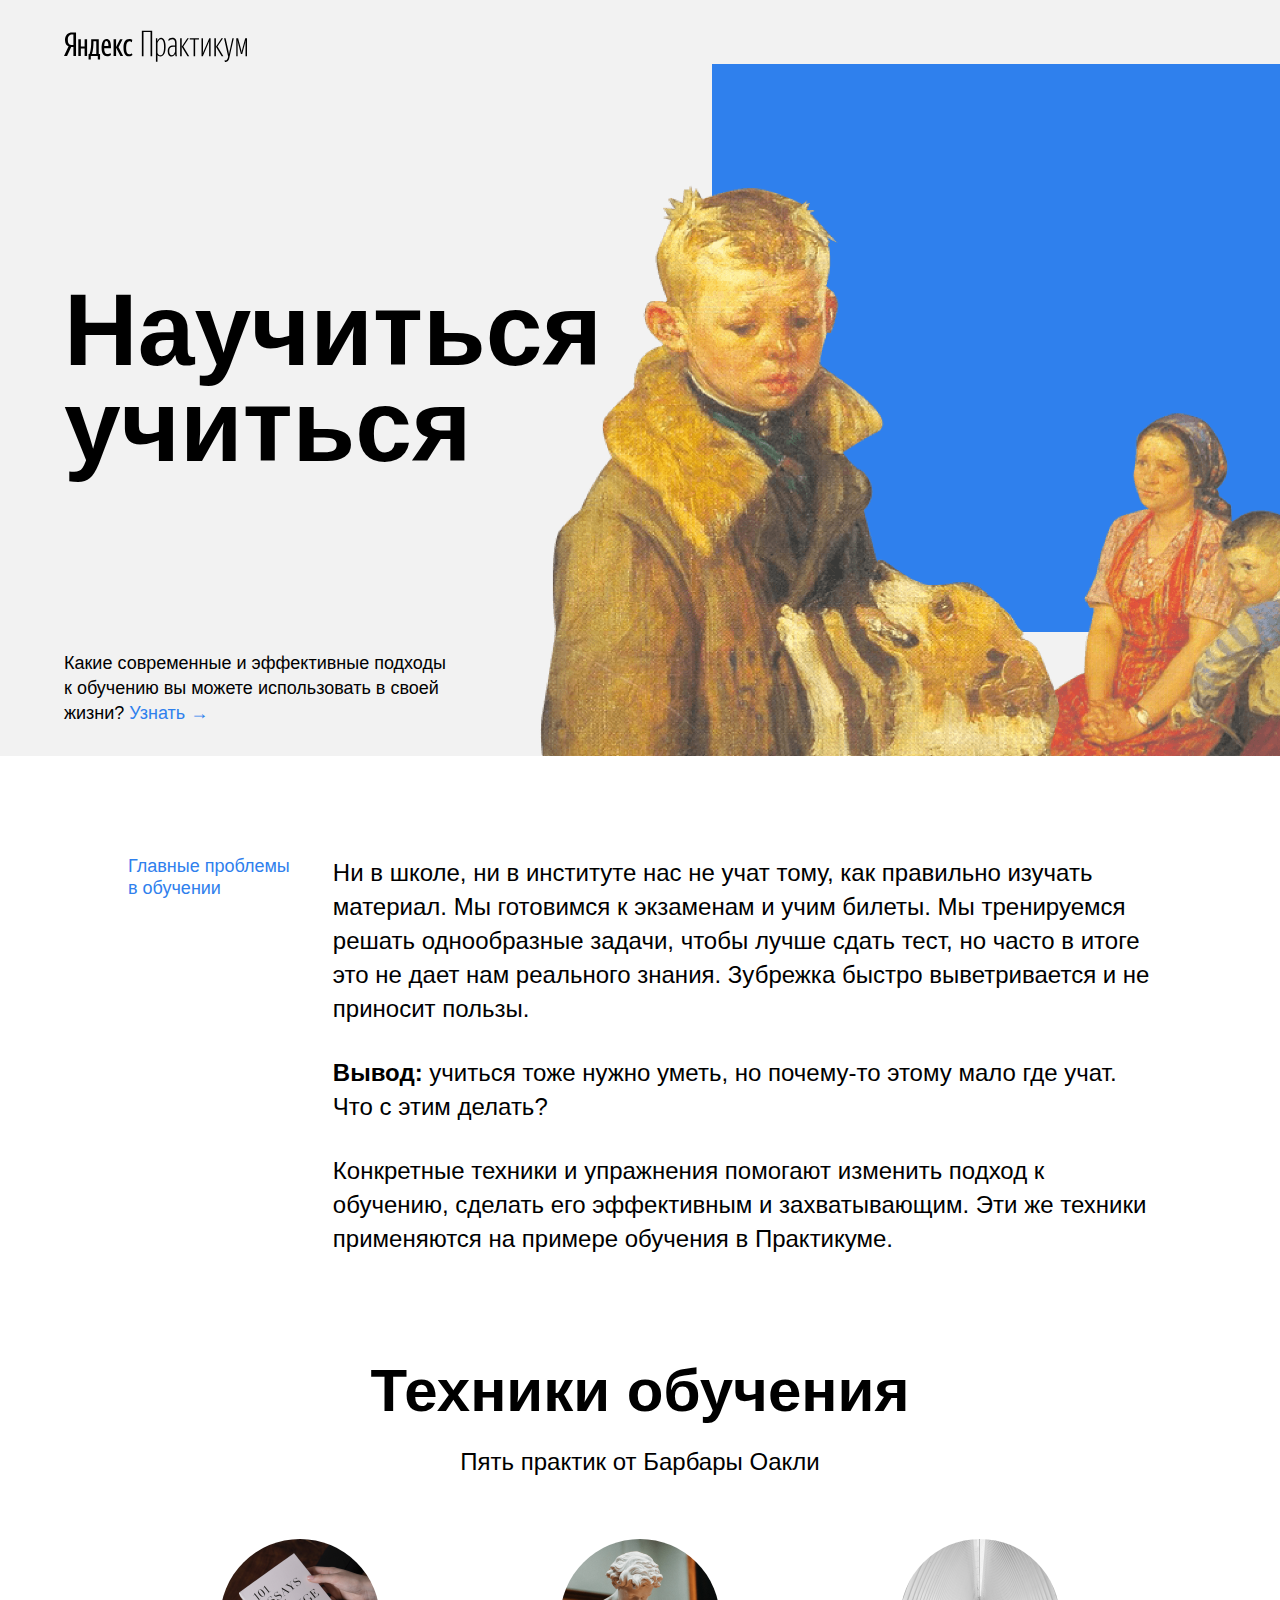
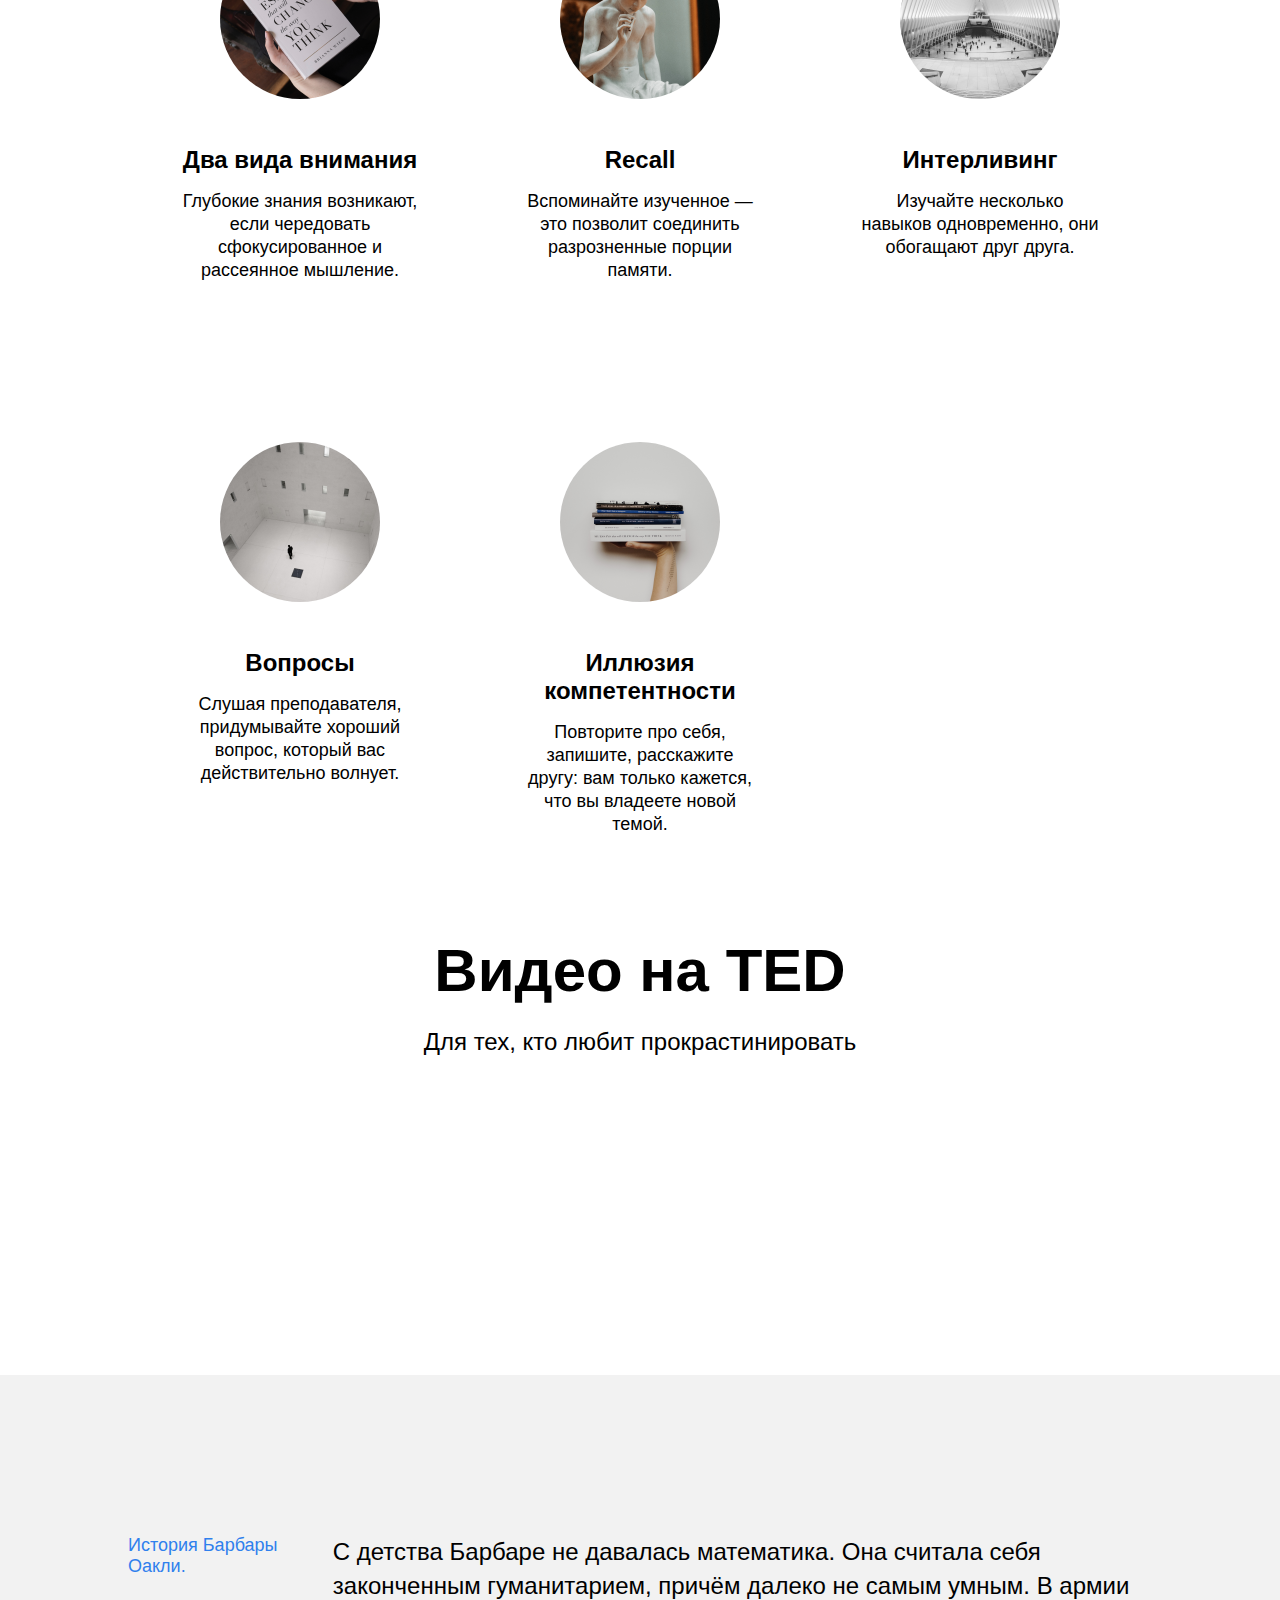
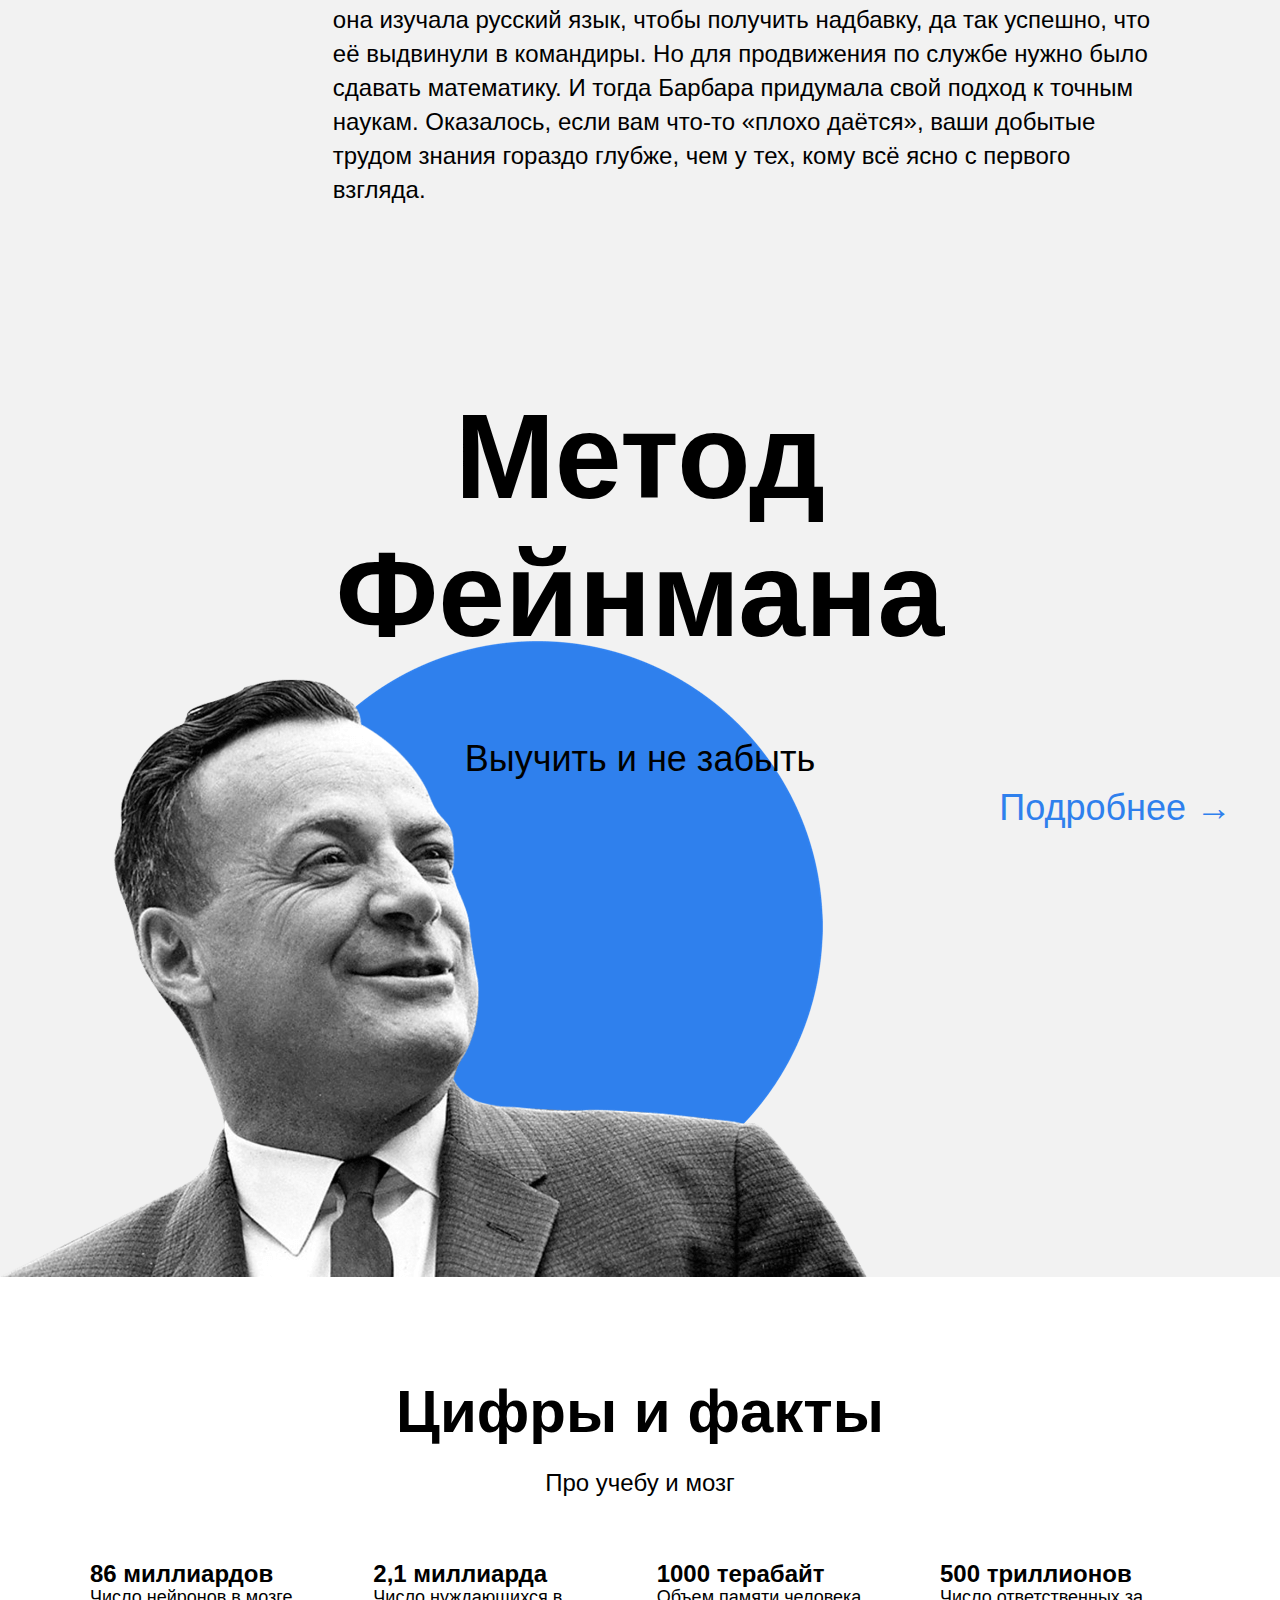
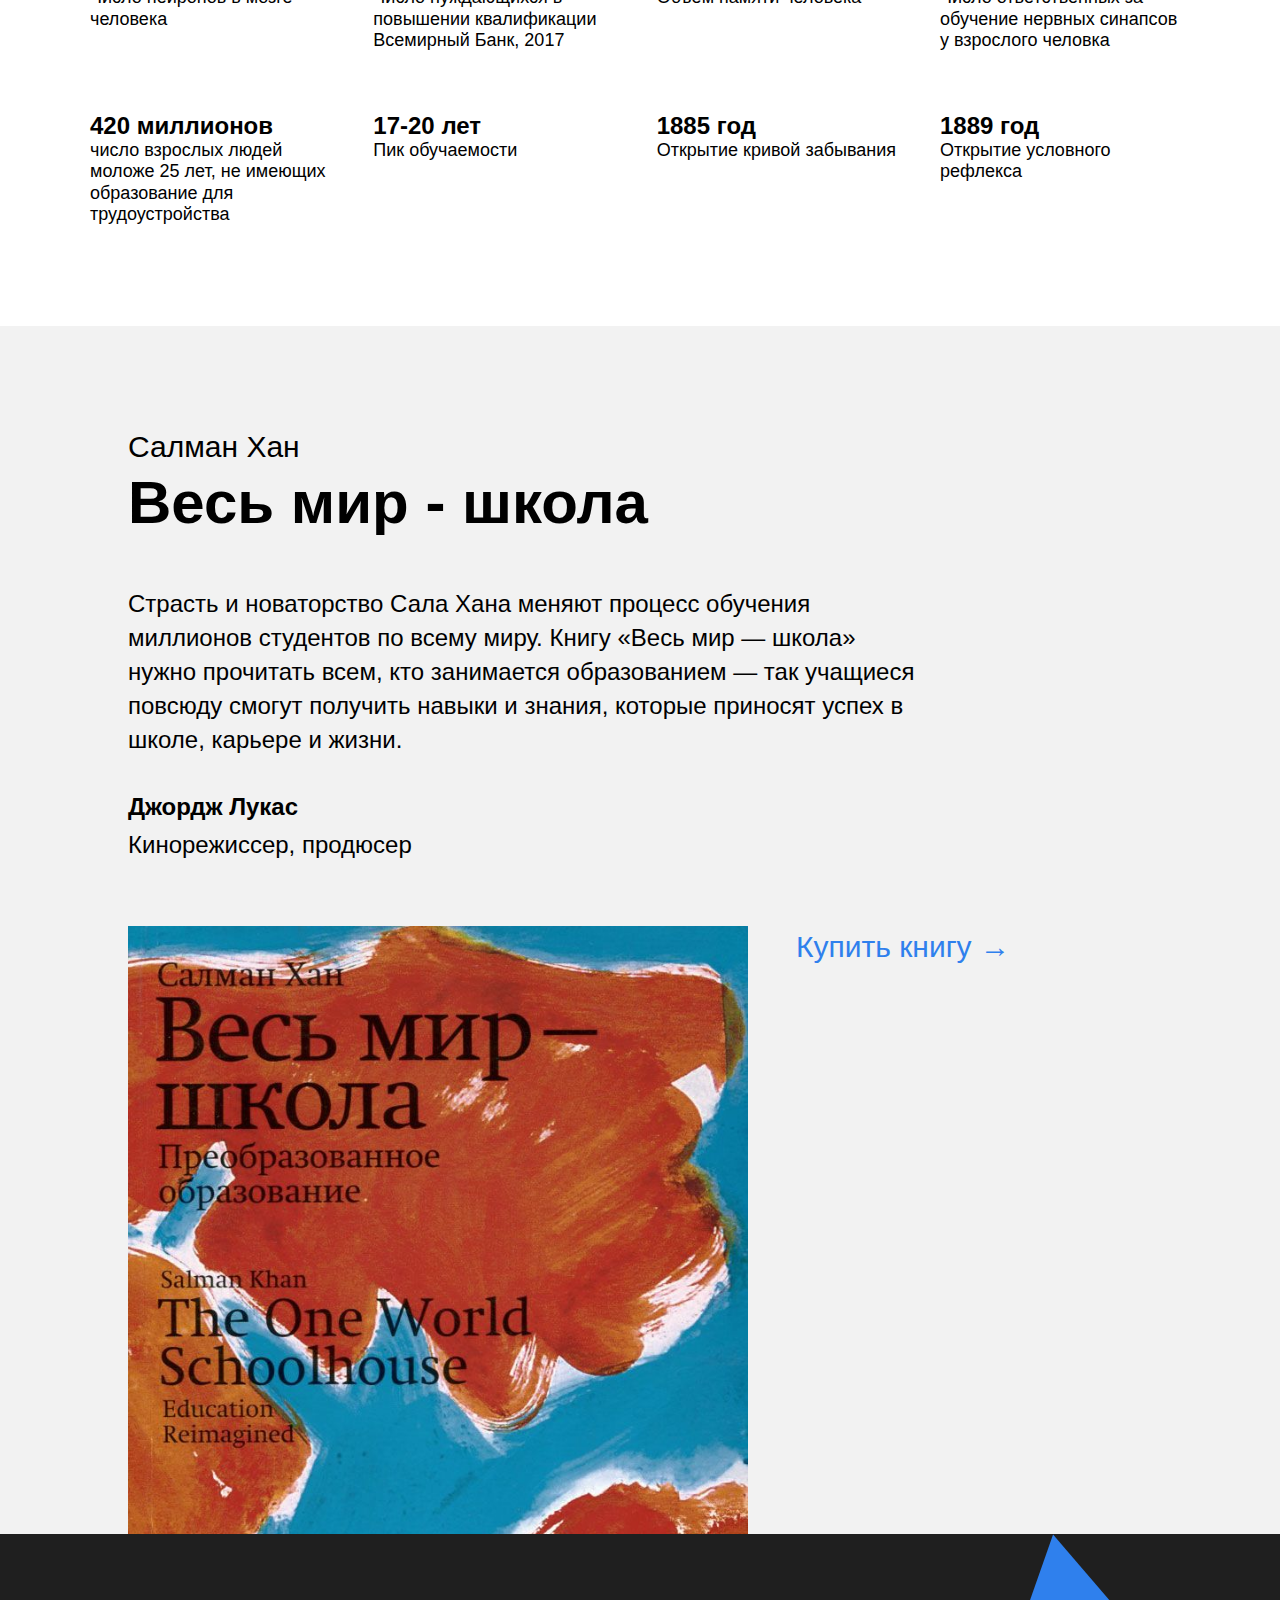
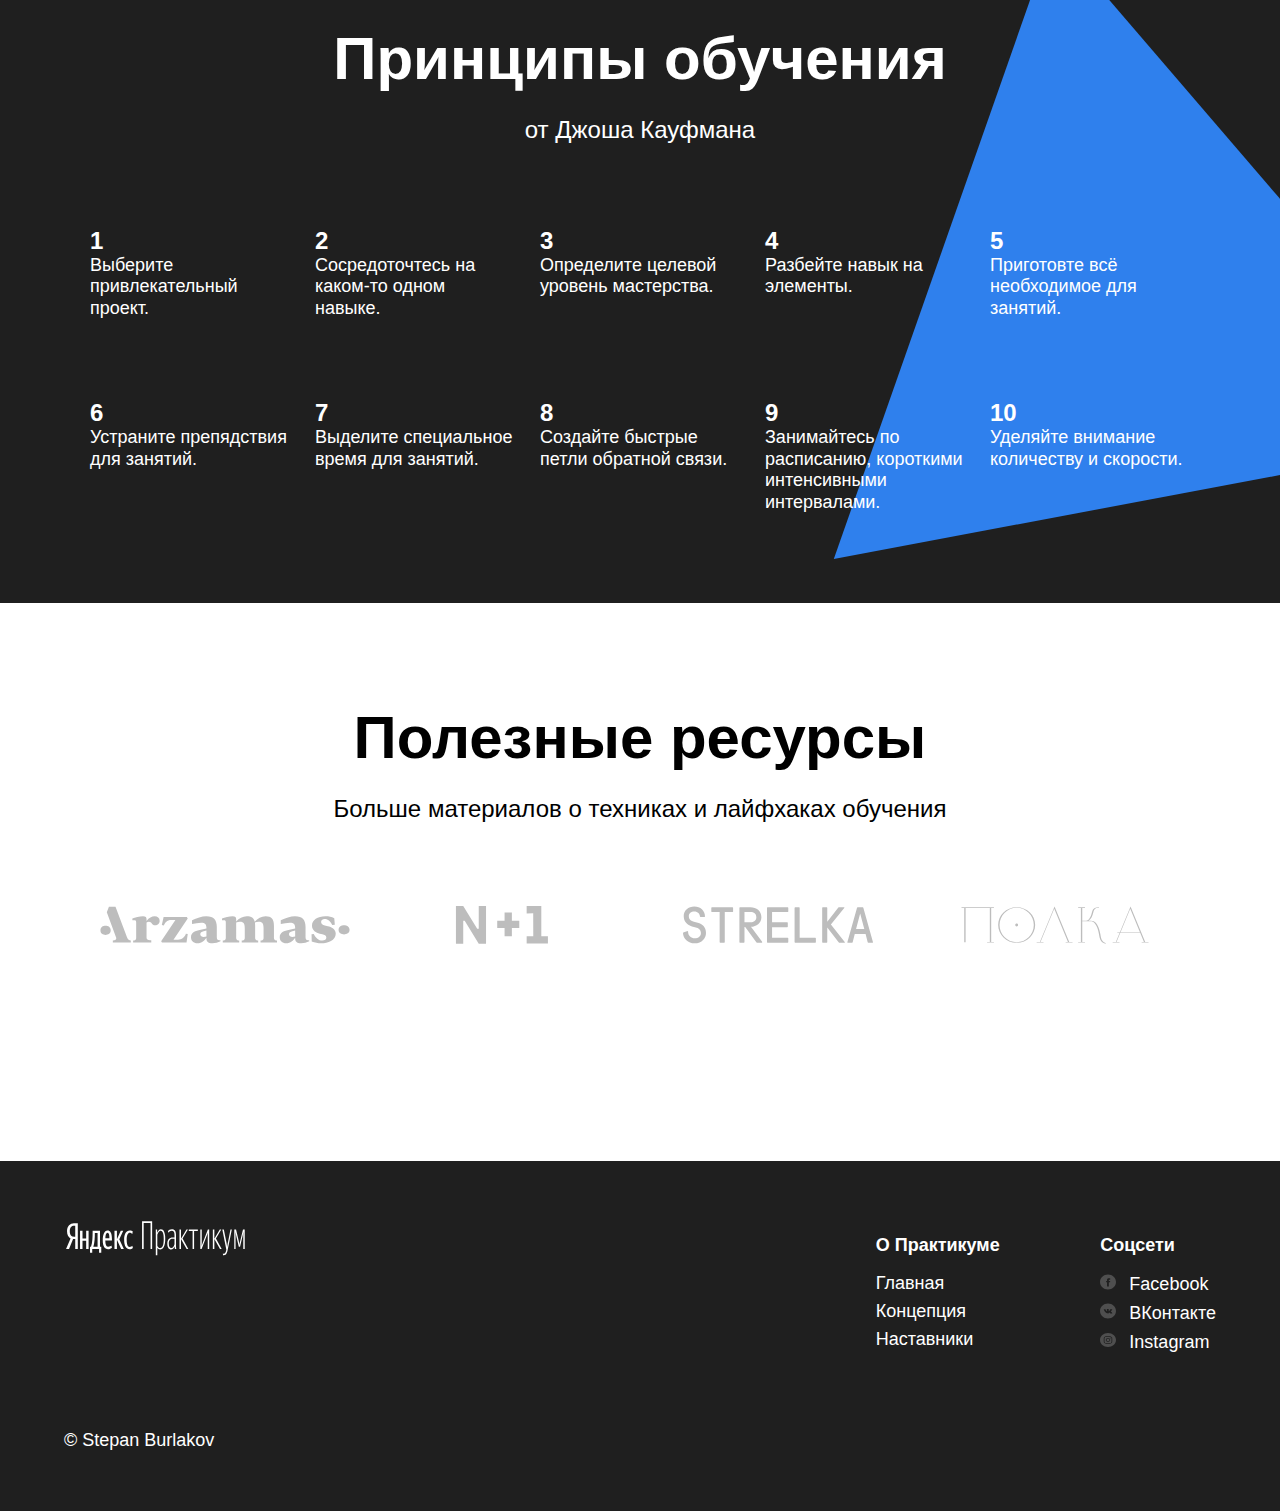
<file: index.html>
<!DOCTYPE html>
<html lang="ru">
  <head>
    <meta charset="UTF-8" />
    <meta name="viewport" content="width=device-width, initial-scale=1.0" />
    <meta name="description" content="Проблемы обучения" />
    <meta name="keywords" content="Яндекс Практикум" />
    <meta name="author" content="Степан Бурлаков" />
    <link rel="stylesheet" href="./pages/pages.css" />
    <link rel="shortcut icon" href="./images/triangle.svg" type="image/svg" />
    <title>Научиться учиться</title>
  </head>
  <body class="page">
    <header class="header">
      <img
        src="./images/logo.svg"
        alt="Логотип"
        class="logo logo_place_header"
      />
      <h1 class="header__title">Научиться учиться</h1>
      <p class="header__subtitle">
        Какие современные и эффективные подходы к обучению вы можете
        использовать в своей жизни?
        <a class="header__link" href="#">Узнать &rarr;</a>
      </p>
      <img
        src="./images/two_again.png"
        alt="Мальчик"
        class="header__main-illustration"
      />
      <div class="header__square-pic rotation"></div>
    </header>
    <main>
      <section class="description">
        <article class="two-columns">
          <h2 class="two-columns__brief">Главные проблемы в обучении</h2>
          <div class="two-columns__main-text">
            <p class="two-columns__paragraph">
              Ни в школе, ни в институте нас не учат тому, как правильно изучать
              материал. Мы готовимся к экзаменам и учим билеты. Мы тренируемся
              решать однообразные задачи, чтобы лучше сдать тест, но часто в
              итоге это не дает нам реального знания. Зубрежка быстро
              выветривается и не приносит пользы.
            </p>
            <p class="two-columns__paragraph">
              <span class="two-columns__span-accent">Вывод:</span> учиться тоже
              нужно уметь, но почему-то этому мало где учат. Что с этим делать?
            </p>
            <p class="two-columns__paragraph">
              Конкретные техники и упражнения помогают изменить подход к
              обучению, сделать его эффективным и захватывающим. Эти же техники
              применяются на примере обучения в Практикуме.
            </p>
          </div>
        </article>
      </section>
      <section class="technigues">
        <h2 class="section-title">Техники обучения</h2>
        <p class="section-subtitle">Пять практик от Барбары Оакли</p>
        <ul class="cards">
          <li class="cards__item">
            <img
              src="./images/cards-attention.png"
              alt="Внимание"
              class="cards__image"
            />
            <h3 class="cards__title">Два вида внимания</h3>
            <p class="cards__description">
              Глубокие знания возникают, если чередовать сфокусированное и
              рассеянное мышление.
            </p>
          </li>
          <li class="cards__item">
            <img
              src="./images/cards-recall.png"
              alt="Вспомни"
              class="cards__image"
            />
            <h3 class="cards__title">Recall</h3>
            <p class="cards__description">
              Вспоминайте изученное — это позволит соединить разрозненные порции
              памяти.
            </p>
          </li>
          <li class="cards__item">
            <img
              src="./images/cards-interliving.png"
              alt="Интерливинг"
              class="cards__image"
            />
            <h3 class="cards__title">Интерливинг</h3>
            <p class="cards__description">
              Изучайте несколько навыков одновременно, они обогащают друг друга.
            </p>
          </li>
          <li class="cards__item">
            <img
              src="./images/cards-question.png"
              alt="Вопросы"
              class="cards__image"
            />
            <h3 class="cards__title">Вопросы</h3>
            <p class="cards__description">
              Слушая преподавателя, придумывайте хороший вопрос, который вас
              действительно волнует.
            </p>
          </li>
          <li class="cards__item">
            <img
              src="./images/cards-competence.png"
              alt="Компетентность"
              class="cards__image"
            />
            <h3 class="cards__title">Иллюзия компетентности</h3>
            <p class="cards__description">
              Повторите про себя, запишите, расскажите другу: вам только
              кажется, что вы владеете новой темой.
            </p>
          </li>
        </ul>
      </section>
      <section class="video">
        <h2 class="section-title">Видео на TED</h2>
        <p class="section-subtitle">Для тех, кто любит прокрастинировать</p>
        <div class="video__iframes">
          <iframe
            class="video__iframe"
            src="https://www.youtube.com/embed/5MgBikgcWnY"
            title="YouTube video player"
            frameborder="0"
            allow="accelerometer; autoplay; clipboard-write; encrypted-media; gyroscope; picture-in-picture"
            allowfullscreen
          ></iframe>
          <iframe
            class="video__iframe"
            src="https://www.youtube.com/embed/arj7oStGLkU"
            title="YouTube video player"
            frameborder="0"
            allow="accelerometer; autoplay; clipboard-write; encrypted-media; gyroscope; picture-in-picture"
            allowfullscreen
          ></iframe>
        </div>
      </section>
      <section class="oakley">
        <article class="two-columns">
          <h2 class="two-columns__brief">История Барбары Оакли.</h2>
          <div class="two-columns__main-text">
            <p class="two-columns__paragraph">
              С детства Барбаре не давалась математика. Она считала себя
              законченным гуманитарием, причём далеко не самым умным. В армии
              она изучала русский язык, чтобы получить надбавку, да так успешно,
              что её выдвинули в командиры. Но для продвижения по службе нужно
              было сдавать математику. И тогда Барбара придумала свой подход к
              точным наукам. Оказалось, если вам что-то «плохо даётся», ваши
              добытые трудом знания гораздо глубже, чем у тех, кому всё ясно с
              первого взгляда.
            </p>
          </div>
        </article>
      </section>
      <section class="feynman">
        <h2 class="feynman__title">Метод Фейнмана</h2>
        <p class="feynman__subtitle">Выучить и не забыть</p>
        <a href="#" class="feynman__link">Подробнее &rarr;</a>
      </section>
      <section class="digits">
        <h2 class="section-title">Цифры и факты</h2>
        <p class="section-subtitle">Про учебу и мозг</p>
        <ul class="table">
          <li class="table__cell">
            <h3 class="table__heading">86 миллиардов</h3>
            <p class="table__text">Число нейронов в мозге человека</p>
          </li>
          <li class="table__cell">
            <h3 class="table__heading">2,1 миллиарда</h3>
            <p class="table__text">
              Число нуждающихся в повышении квалификации
            </p>
            <p class="table__text">Всемирный Банк, 2017</p>
          </li>
          <li class="table__cell">
            <h3 class="table__heading">1000 терабайт</h3>
            <p class="table__text">Объем памяти человека</p>
          </li>
          <li class="table__cell">
            <h3 class="table__heading">500 триллионов</h3>
            <p class="table__text">
              Число ответственных за обучение нервных синапсов у взрослого
              человка
            </p>
          </li>
          <li class="table__cell">
            <h3 class="table__heading">420 миллионов</h3>
            <p class="table__text">
              число взрослых людей моложе 25 лет, не имеющих образование для
              трудоустройства
            </p>
          </li>
          <li class="table__cell">
            <h3 class="table__heading">17-20 лет</h3>
            <p class="table__text">Пик обучаемости</p>
          </li>
          <li class="table__cell">
            <h3 class="table__heading">1885 год</h3>
            <p class="table__text">Открытие кривой забывания</p>
          </li>
          <li class="table__cell">
            <h3 class="table__heading">1889 год</h3>
            <p class="table__text">Открытие условного рефлекса</p>
          </li>
        </ul>
      </section>
      <section class="khan">
        <div class="khan__container">
          <p class="khan__author">Салман Хан</p>
          <h2 class="khan__title">Весь мир - школа</h2>
          <p class="khan__quote">
            Страсть и новаторство Сала Хана меняют процесс обучения миллионов
            студентов по всему миру. Книгу «Весь мир — школа» нужно прочитать
            всем, кто занимается образованием — так учащиеся повсюду смогут
            получить навыки и знания, которые приносят успех в школе, карьере и
            жизни.
          </p>
          <p class="khan__quote-author">Джордж Лукас</p>
          <p class="khan__quote-author-subline">Кинорежиссер, продюсер</p>
          <div class="khan__book-container">
            <img
              src="./images/khan-book.jpg"
              alt="Салман Хан: Весь мир - школа"
              class="khan__book-pic"
            />
            <a
              href="https://www.labirint.ru/books/483575/"
              target="_blank"
              class="khan__buy-link"
              >Купить книгу &rarr;</a
            >
          </div>
        </div>
      </section>
      <section class="kaufman">
        <h2 class="section-title section-title_theme_dark">
          Принципы обучения
        </h2>
        <p class="section-subtitle section-subtitle_theme_dark">
          от Джоша Кауфмана
        </p>
        <ul class="table table_theme_dark">
          <li class="table__cell table__cell_theme_dark">
            <h3 class="table__heading">1</h3>
            <p class="table__text">Выберите привлекательный проект.</p>
          </li>
          <li class="table__cell table__cell_theme_dark">
            <h3 class="table__heading">2</h3>
            <p class="table__text">Сосредоточтесь на каком-то одном навыке.</p>
          </li>
          <li class="table__cell table__cell_theme_dark">
            <h3 class="table__heading">3</h3>
            <p class="table__text">Определите целевой уровень мастерства.</p>
          </li>
          <li class="table__cell table__cell_theme_dark">
            <h3 class="table__heading">4</h3>
            <p class="table__text">Разбейте навык на элементы.</p>
          </li>
          <li class="table__cell table__cell_theme_dark">
            <h3 class="table__heading">5</h3>
            <p class="table__text">Приготовте всё необходимое для занятий.</p>
          </li>
          <li class="table__cell table__cell_theme_dark">
            <h3 class="table__heading">6</h3>
            <p class="table__text">Устраните препядствия для занятий.</p>
          </li>
          <li class="table__cell table__cell_theme_dark">
            <h3 class="table__heading">7</h3>
            <p class="table__text">Выделите специальное время для занятий.</p>
          </li>
          <li class="table__cell table__cell_theme_dark">
            <h3 class="table__heading">8</h3>
            <p class="table__text">Создайте быстрые петли обратной связи.</p>
          </li>
          <li class="table__cell table__cell_theme_dark">
            <h3 class="table__heading">9</h3>
            <p class="table__text">
              Занимайтесь по расписанию, короткими интенсивными интервалами.
            </p>
          </li>
          <li class="table__cell table__cell_theme_dark">
            <h3 class="table__heading">10</h3>
            <p class="table__text">Уделяйте внимание количеству и скорости.</p>
          </li>
        </ul>
        <div class="kaufman__triangle rotation"></div>
      </section>
      <section class="resources">
        <h2 class="section-title">Полезные ресурсы</h2>
        <p class="section-subtitle">
          Больше материалов о техниках и лайфхаках обучения
        </p>
        <ul class="resources__logo-zone">
          <li>
            <a href="https://arzamas.academy/" target="_blank"
              ><img
                src="./images/logo/resources-arzamas.svg"
                alt="Арзамас"
                class="resources__logo"
            /></a>
          </li>
          <li>
            <a href="https://nplus1.ru/" target="_blank"
              ><img
                src="./images/logo/resources-n1.svg"
                alt="Н+1"
                class="resources__logo"
            /></a>
          </li>
          <li>
            <a href="https://www.strelka.com/ru" target="_blank"
              ><img
                src="./images/logo/resources-strelka.svg"
                alt="Стрелка"
                class="resources__logo"
            /></a>
          </li>
          <li>
            <a href="https://polka.academy/" target="_blank"
              ><img
                src="./images/logo/resources-polka.svg"
                alt="Полка"
                class="resources__logo"
            /></a>
          </li>
        </ul>
      </section>
    </main>
    <footer class="footer">
      <div class="footer__columns">
        <div class="footer__column footer__column_content_copyright">
          <img
            src="./images/logo_white.svg"
            alt="logo"
            class="logo logo_place_footer"
          />
          <p class="footer__author">&copy; Stepan Burlakov</p>
        </div>
        <div class="footer__column footer__column_content_info">
          <h2 class="footer__column-heading">О Практикуме</h2>
          <nav class="footer__column-links">
            <a href="#" class="footer__column-link">Главная</a>
            <a href="#" class="footer__column-link">Концепция</a>
            <a href="#" class="footer__column-link">Наставники</a>
          </nav>
        </div>
        <div class="footer__column footer__column_content_social">
          <h2 class="footer__column-heading">Соцсети</h2>
          <nav class="footer__column-links">
            <a href="#" target="_blank" class="footer__column-link">
              <img
                src="./images/facebook_white.svg"
                alt="Facebook"
                class="footer__social-icon"
              />
              Facebook
            </a>
            <a href="#" target="_blank" class="footer__column-link">
              <img
                src="./images/vk_white.svg"
                alt="vk"
                class="footer__social-icon"
              />
              ВКонтакте
            </a>
            <a href="#" target="_blank" class="footer__column-link">
              <img
                src="./images/instagram_white.svg"
                alt="instagram"
                class="footer__social-icon"
              />
              Instagram
            </a>
          </nav>
        </div>
      </div>
    </footer>
  </body>
</html>
</file>
<file: pages/pages.css>
@import url(../vendor/normalize.css);
@import url(../blocks/page/page.css);

@import url(../blocks/header/header.css);
@import url(../blocks/header/__link/header__link.css);
@import url(../blocks/header/__main-illustration/header__main-illustration.css);
@import url(../blocks/header/__square-pic/header__square-pic.css);
@import url(../blocks/header/__subtitle/header__subtitle.css);
@import url(../blocks/header/__title/header__title.css);

@import url(../blocks/logo/logo.css);
@import url(../blocks/logo/_place/logo_place_header.css);
@import url(../blocks/logo/_place/logo_place_footer.css);

@import url(../blocks/description/description.css);

@import url(../blocks/two-columns/two-columns.css);
@import url(../blocks/two-columns/__brief/two-columns__brief.css);
@import url(../blocks/two-columns/__main-text/two-columns__main-text.css);
@import url(../blocks/two-columns/__paragraph/two-columns__paragraph.css);
@import url(../blocks/two-columns/__span-accent/two-columns__span-accent.css);

@import url(../blocks/technigues/technigues.css);

@import url(../blocks/video/video.css);
@import url(../blocks/video/__iframes/video__iframes.css);
@import url(../blocks/video/__iframe/video__iframe.css);

@import url(../blocks/oakley/oakley.css);

@import url(../blocks/feynman/feynman.css);
@import url(../blocks/feynman/__link/feynman__link.css);
@import url(../blocks/feynman/__title/feynman__title.css);
@import url(../blocks/feynman/__subtitle/feynman__subtitle.css);

@import url(../blocks/section-title/section-title.css);
@import url(../blocks/section-title/_theme/section-title_theme_dark.css);

@import url(../blocks/section-subtitle/section-subtitle.css);
@import url(../blocks/section-subtitle/_theme/section-subtitle_theme_dark.css);

@import url(../blocks/cards/cards.css);
@import url(../blocks/cards/__description/cards__description.css);
@import url(../blocks/cards/__image/cards__image.css);
@import url(../blocks/cards/__item/cards__item.css);
@import url(../blocks/cards/__title/cards__title.css);

@import url(../blocks/digits/digits.css);

@import url(../blocks/table/table.css);
@import url(../blocks/table/_theme/table_theme_dark.css);
@import url(../blocks/table/__cell/table__cell.css);
@import url(../blocks/table/__cell/_theme/table__cell_theme_dark.css);
@import url(../blocks/table/__heading/table__heading.css);
@import url(../blocks/table/__text/table__text.css);

@import url(../blocks/khan/khan.css);
@import url(../blocks/khan/__container/khan__container.css);
@import url(../blocks/khan/__author/khan__author.css);
@import url(../blocks/khan/__title/khan__title.css);
@import url(../blocks/khan/__quote/khan__quote.css);
@import url(../blocks/khan/__quote-author/khan__quote-author.css);
@import url(../blocks/khan/__quote-author-subline/khan__quote-author-subline.css);
@import url(../blocks/khan/__book-container/khan__book-container.css);
@import url(../blocks/khan/__book-pic/khan__book-pic.css);
@import url(../blocks/khan/__buy-link/khan__buy-link.css);

@import url(../blocks/kaufman/kaufman.css);
@import url(../blocks/kaufman/__triangle/kaufman__triangle.css);

@import url(../blocks/resources/resources.css);
@import url(../blocks/resources/__logo-zone/resources__logo-zone.css);
@import url(../blocks/resources/__logo/resources__logo.css);

@import url(../blocks/footer/footer.css);
@import url(../blocks/footer/__columns/footer__columns.css);
@import url(../blocks/footer/__column/footer__column.css);
@import url(../blocks/footer/__column/_content/footer__column_content_copyright.css);
@import url(../blocks/footer/__column/_content/footer__column_content_info.css);
@import url(../blocks/footer/__column/_content/footer__column_content_social.css);
@import url(../blocks/footer/__author/footer__author.css);
@import url(../blocks/footer/__column-heading/footer__column-heading.css);
@import url(../blocks/footer/__column-link/footer__column-link.css);
@import url(../blocks/footer/__column-links/footer__column-links.css);

@import url(../blocks/footer/__social-icon/footer__social-icon.css);

@import url(../blocks/rotation/rotation.css);
</file>
